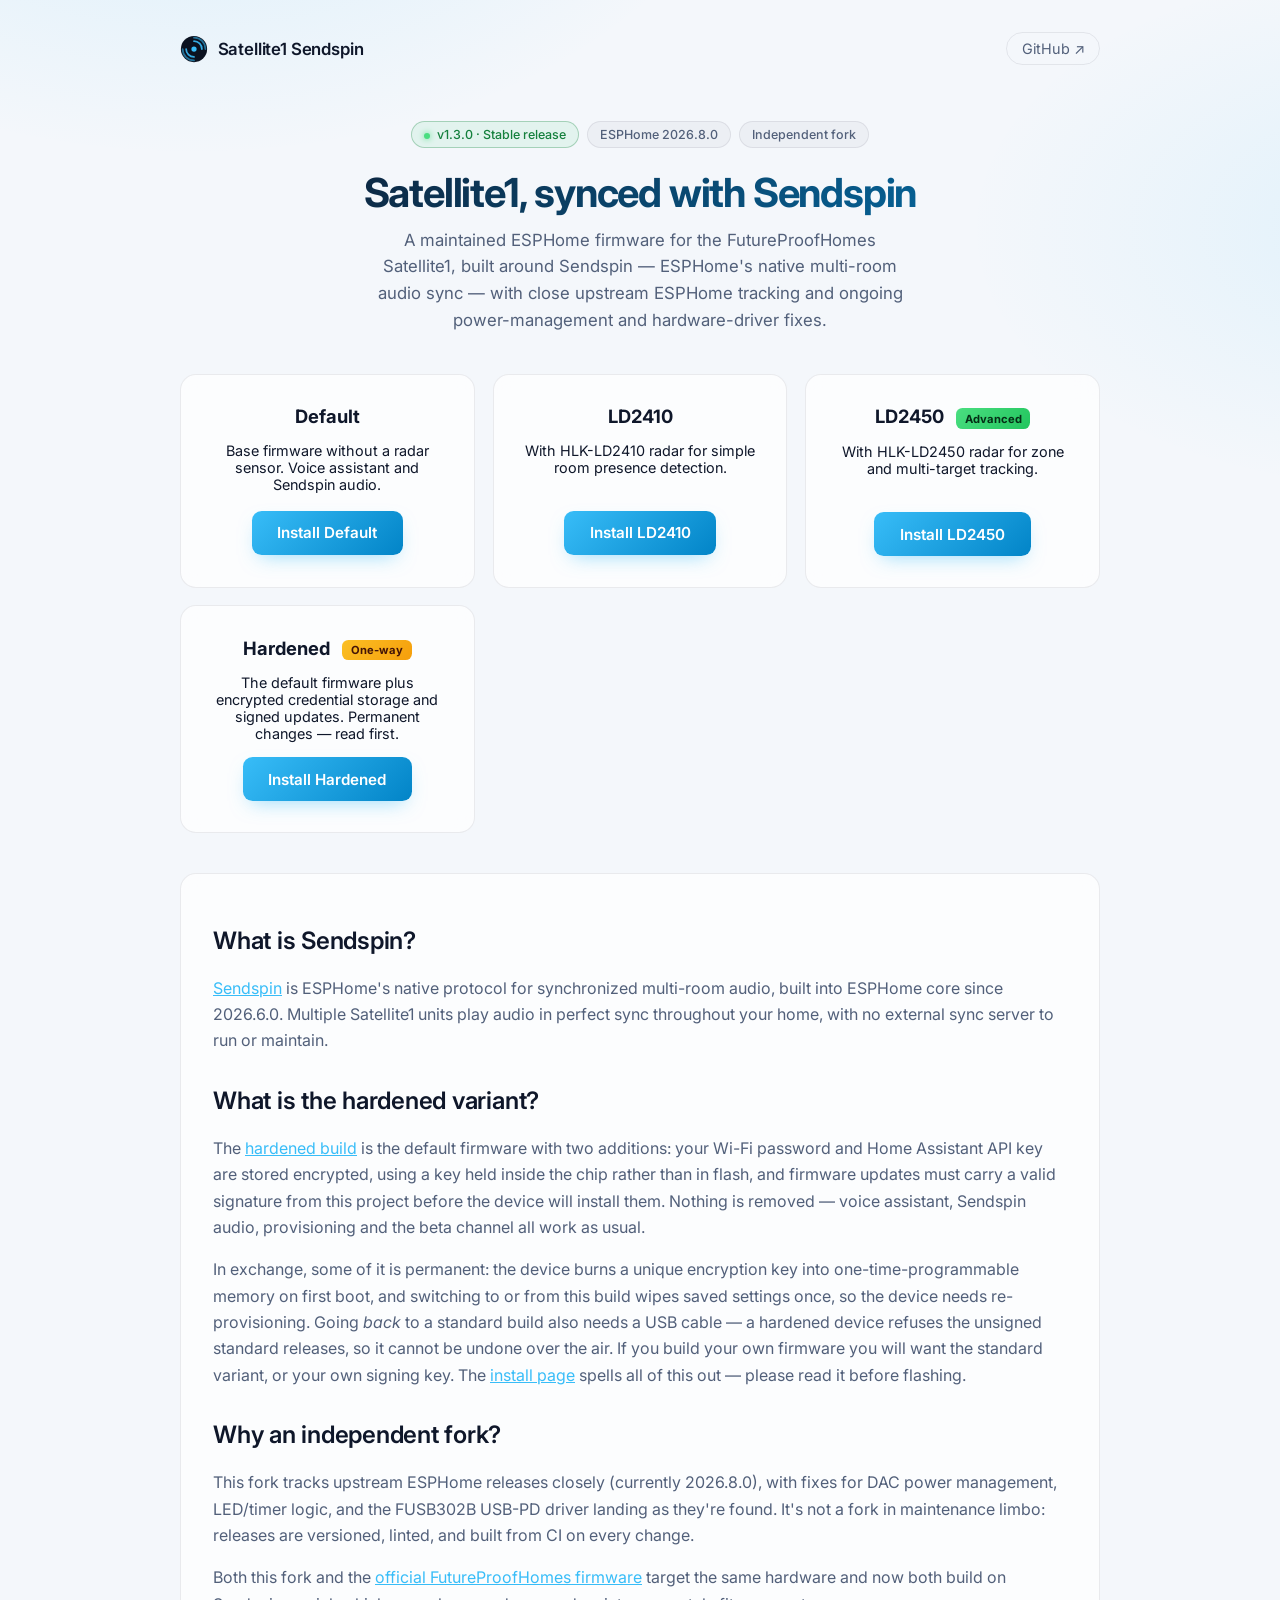
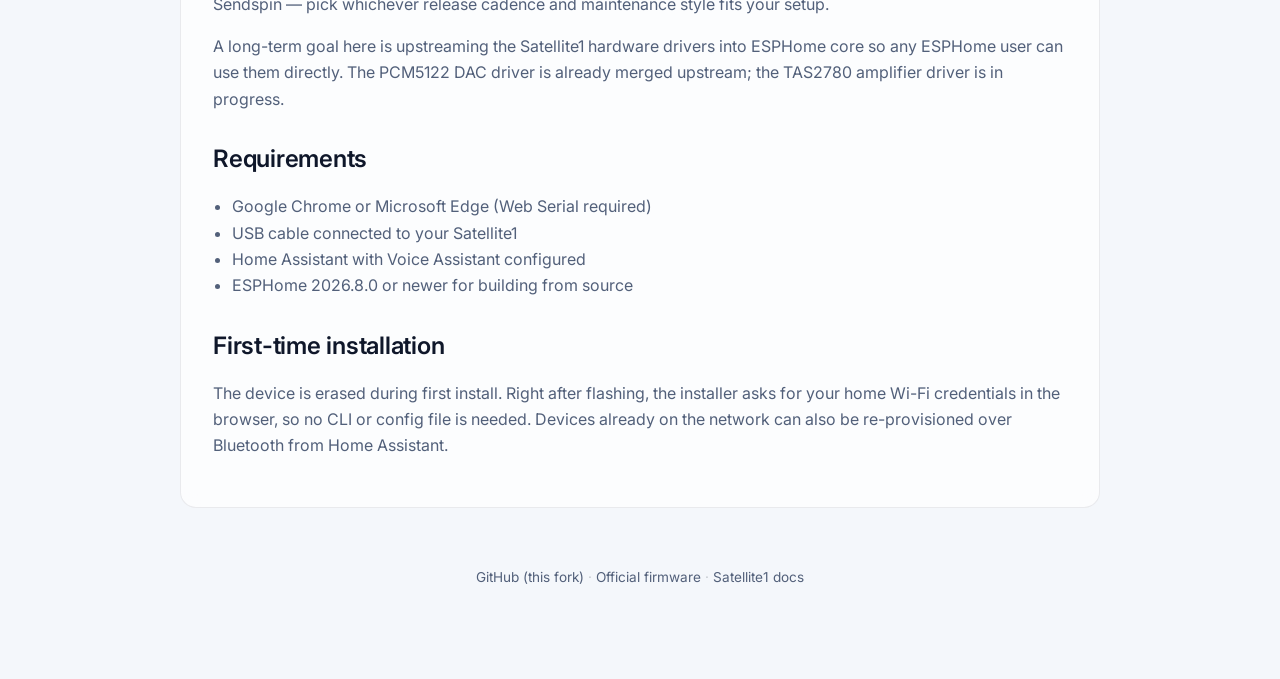
<file: site/index.html>
<!DOCTYPE html>
<html lang="en">
<head>
  <meta charset="UTF-8">
  <meta name="viewport" content="width=device-width, initial-scale=1.0">
  <meta name="theme-color" content="#0a0f1e" media="(prefers-color-scheme: dark)">
  <meta name="theme-color" content="#f4f7fb" media="(prefers-color-scheme: light)">
  <title>Satellite1 Sendspin Firmware — Web Installer</title>
  <meta name="description" content="Install stable ESPHome firmware for the FutureProofHomes Satellite1 with native Sendspin multi-room audio sync, straight from your browser. No CLI required.">
  <link rel="canonical" href="https://remcom.github.io/Satellite1-ESPHome/site/">
  <meta property="og:type" content="website">
  <meta property="og:title" content="Satellite1 Sendspin Firmware — Web Installer">
  <meta property="og:description" content="Install stable ESPHome firmware for the FutureProofHomes Satellite1 with native Sendspin multi-room audio sync, straight from your browser.">
  <meta property="og:url" content="https://remcom.github.io/Satellite1-ESPHome/site/">
  <meta name="twitter:card" content="summary">
  <meta name="twitter:title" content="Satellite1 Sendspin Firmware — Web Installer">
  <meta name="twitter:description" content="Install stable ESPHome firmware for the FutureProofHomes Satellite1 with native Sendspin multi-room audio sync.">
  <link rel="icon" href="assets/icon.svg" type="image/svg+xml">
  <link rel="preconnect" href="https://fonts.googleapis.com">
  <link rel="preconnect" href="https://fonts.gstatic.com" crossorigin>
  <link href="https://fonts.googleapis.com/css2?family=Inter:wght@400;500;600;700&display=swap" rel="stylesheet">
  <link rel="stylesheet" href="assets/style.css">
</head>
<body>
  <div class="wrap">
    <nav class="nav">
      <a href="index.html" class="brand"><img src="assets/icon.svg" alt=""> Satellite1 Sendspin</a>
      <a href="https://github.com/remcom/Satellite1-ESPHome" target="_blank" rel="noopener" class="gh">GitHub ↗</a>
    </nav>

    <header class="hero">
      <div class="badge-row">
        <span class="badge live">v1.3.0 · Stable release</span>
        <span class="badge">ESPHome 2026.8.0</span>
        <span class="badge">Independent fork</span>
      </div>
      <h1>Satellite1, synced with Sendspin</h1>
      <p>A maintained ESPHome firmware for the FutureProofHomes Satellite1, built around Sendspin — ESPHome's native multi-room audio sync — with close upstream ESPHome tracking and ongoing power-management and hardware-driver fixes.</p>
    </header>

    <div class="grid-tiles">
      <div class="tile">
        <h3>Default</h3>
        <p>Base firmware without a radar sensor. Voice assistant and Sendspin audio.</p>
        <a href="default.html" class="btn">Install Default</a>
      </div>

      <div class="tile">
        <h3>LD2410</h3>
        <p>With HLK-LD2410 radar for simple room presence detection.</p>
        <a href="ld2410.html" class="btn">Install LD2410</a>
      </div>

      <div class="tile">
        <h3>LD2450 <span class="tag">Advanced</span></h3>
        <p>With HLK-LD2450 radar for zone and multi-target tracking.</p>
        <a href="ld2450.html" class="btn">Install LD2450</a>
      </div>

      <div class="tile">
        <h3>Hardened <span class="tag warn">One-way</span></h3>
        <p>The default firmware plus encrypted credential storage and signed updates. Permanent changes &mdash; read first.</p>
        <a href="secure.html" class="btn">Install Hardened</a>
      </div>
    </div>

    <div class="card section-card">
      <h2>What is Sendspin?</h2>
      <p>
        <a href="https://github.com/esphome/esphome/pull/12284" target="_blank" rel="noopener">Sendspin</a>
        is ESPHome's native protocol for synchronized multi-room audio, built into ESPHome core since 2026.6.0. Multiple Satellite1 units play audio in perfect sync throughout your home, with no external sync server to run or maintain.
      </p>

      <h2 class="section-gap">What is the hardened variant?</h2>
      <p>
        The <a href="secure.html">hardened build</a> is the default firmware with two additions: your Wi-Fi password and Home Assistant API key are stored encrypted, using a key held inside the chip rather than in flash, and firmware updates must carry a valid signature from this project before the device will install them. Nothing is removed &mdash; voice assistant, Sendspin audio, provisioning and the beta channel all work as usual.
      </p>
      <p>
        In exchange, some of it is permanent: the device burns a unique encryption key into one-time-programmable memory on first boot, and switching to or from this build wipes saved settings once, so the device needs re-provisioning. Going <em>back</em> to a standard build also needs a USB cable — a hardened device refuses the unsigned standard releases, so it cannot be undone over the air. If you build your own firmware you will want the standard variant, or your own signing key. The <a href="secure.html">install page</a> spells all of this out &mdash; please read it before flashing.
      </p>

      <h2 class="section-gap">Why an independent fork?</h2>
      <p>
        This fork tracks upstream ESPHome releases closely (currently 2026.8.0), with fixes for DAC power management, LED/timer logic, and the FUSB302B USB-PD driver landing as they're found. It's not a fork in maintenance limbo: releases are versioned, linted, and built from CI on every change.
      </p>
      <p>Both this fork and the <a href="https://github.com/FutureProofHomes/Satellite1-ESPHome" target="_blank" rel="noopener">official FutureProofHomes firmware</a> target the same hardware and now both build on Sendspin — pick whichever release cadence and maintenance style fits your setup.</p>
      <p>A long-term goal here is upstreaming the Satellite1 hardware drivers into ESPHome core so any ESPHome user can use them directly. The PCM5122 DAC driver is already merged upstream; the TAS2780 amplifier driver is in progress.</p>

      <h2 class="section-gap">Requirements</h2>
      <ul>
        <li>Google Chrome or Microsoft Edge (Web Serial required)</li>
        <li>USB cable connected to your Satellite1</li>
        <li>Home Assistant with Voice Assistant configured</li>
        <li>ESPHome 2026.8.0 or newer for building from source</li>
      </ul>

      <h2 class="section-gap">First-time installation</h2>
      <p>The device is erased during first install. Right after flashing, the installer asks for your home Wi-Fi credentials in the browser, so no CLI or config file is needed. Devices already on the network can also be re-provisioned over Bluetooth from Home Assistant.</p>
    </div>

    <footer>
      <p>
        <a href="https://github.com/remcom/Satellite1-ESPHome" target="_blank" rel="noopener">GitHub (this fork)</a>
        <span class="divider">·</span>
        <a href="https://github.com/FutureProofHomes/Satellite1-ESPHome" target="_blank" rel="noopener">Official firmware</a>
        <span class="divider">·</span>
        <a href="https://docs.futureproofhomes.net" target="_blank" rel="noopener">Satellite1 docs</a>
      </p>
    </footer>
  </div>
</body>
</html>
</file>
<file: site/assets/style.css>
:root {
  --primary: #38bdf8;
  --primary-dark: #0284c7;
  --bg: #0a0f1e;
  --bg-soft: #0f1626;
  --card: rgba(255, 255, 255, 0.04);
  --card-border: rgba(255, 255, 255, 0.08);
  --text: #e7ecf5;
  --text-muted: #93a1b8;
  --heading: #fff;
  --live: #86efac;
  --live-border: rgba(134, 239, 172, 0.3);
  --divider: rgba(255, 255, 255, 0.15);
  --warn: #fbbf24;
}

* {
  box-sizing: border-box;
}

body {
  font-family: 'Inter', system-ui, -apple-system, sans-serif;
  margin: 0;
  color: var(--text);
  background:
    radial-gradient(60rem 40rem at 15% -10%, rgba(56, 189, 248, 0.16), transparent 60%),
    radial-gradient(50rem 30rem at 110% 10%, rgba(56, 189, 248, 0.10), transparent 55%),
    var(--bg);
  min-height: 100vh;
}

.wrap {
  max-width: 60rem;
  margin: 0 auto;
  padding: 1.5rem 1.25rem 4rem;
}

.wrap.narrow {
  max-width: 40rem;
}

/* Nav */
.nav {
  display: flex;
  align-items: center;
  justify-content: space-between;
  padding: 0.5rem 0 2rem;
}

.brand {
  display: flex;
  align-items: center;
  gap: 0.6rem;
  font-weight: 600;
  color: var(--text);
  text-decoration: none;
  font-size: 1.05rem;
  letter-spacing: -0.01em;
}

.brand img {
  width: 28px;
  height: 28px;
}

.nav a.gh {
  color: var(--text-muted);
  text-decoration: none;
  font-size: 0.9rem;
  border: 1px solid var(--card-border);
  padding: 0.45rem 0.9rem;
  border-radius: 999px;
  transition: all 0.15s ease;
}

.nav a.gh:hover {
  color: var(--text);
  border-color: rgba(255, 255, 255, 0.2);
}

.back-link {
  color: var(--text-muted);
  text-decoration: none;
  font-size: 0.9rem;
  display: inline-flex;
  align-items: center;
  gap: 0.4rem;
  margin-bottom: 1.5rem;
  transition: color 0.15s ease;
}

.back-link:hover {
  color: var(--primary);
}

/* Badges */
.badge-row {
  display: flex;
  flex-wrap: wrap;
  gap: 0.5rem;
  justify-content: center;
  margin-bottom: 1.25rem;
}

.badge {
  font-size: 0.78rem;
  font-weight: 500;
  padding: 0.3rem 0.75rem;
  border-radius: 999px;
  border: 1px solid var(--card-border);
  color: var(--text-muted);
  background: rgba(255, 255, 255, 0.03);
}

.badge.live {
  color: var(--live);
  border-color: var(--live-border);
  background: rgba(34, 197, 94, 0.08);
}

.badge.live::before {
  content: '';
  display: inline-block;
  width: 6px;
  height: 6px;
  border-radius: 50%;
  background: #4ade80;
  margin-right: 0.4rem;
  box-shadow: 0 0 6px #4ade80;
}

/* Header */
.hero {
  text-align: center;
  padding: 1.5rem 0 2.5rem;
}

.hero h1 {
  font-size: 2.5rem;
  font-weight: 700;
  letter-spacing: -0.03em;
  margin: 0 0 0.6rem;
  background: linear-gradient(135deg, var(--heading), var(--primary) 120%);
  -webkit-background-clip: text;
  background-clip: text;
  color: transparent;
}

.hero p {
  color: var(--text-muted);
  font-size: 1.05rem;
  max-width: 34rem;
  margin: 0 auto;
  line-height: 1.6;
}

/* Cards */
.card {
  background: var(--card);
  border: 1px solid var(--card-border);
  border-radius: 1rem;
  padding: 2rem;
  -webkit-backdrop-filter: blur(12px);
  backdrop-filter: blur(12px);
}

.card + .card {
  margin-top: 1.25rem;
}

.card h2, .card h3 {
  color: var(--heading);
  font-weight: 600;
  letter-spacing: -0.01em;
}

.card p, .card li {
  color: var(--text-muted);
  line-height: 1.65;
}

.card a {
  color: var(--primary);
}

.grid3 {
  display: grid;
  grid-template-columns: repeat(3, 1fr);
  gap: 1.1rem;
}

@media (max-width: 720px) {
  .grid3 {
    grid-template-columns: 1fr;
  }
  .hero h1 {
    font-size: 2rem;
  }
}

.tile {
  background: var(--card);
  border: 1px solid var(--card-border);
  border-radius: 1rem;
  padding: 1.9rem;
  text-align: center;
  transition: transform 0.18s ease, border-color 0.18s ease, box-shadow 0.18s ease;
}

.tile:hover {
  transform: translateY(-4px);
  border-color: rgba(56, 189, 248, 0.4);
  box-shadow: 0 12px 30px -12px rgba(56, 189, 248, 0.35);
}

.tile h3 {
  margin: 0 0 0.6rem;
  font-size: 1.15rem;
}

.tile p {
  font-size: 0.9rem;
  min-height: 3.4rem;
}

.btn {
  display: inline-block;
  padding: 0.8rem 1.6rem;
  border-radius: 0.6rem;
  font-weight: 600;
  font-size: 0.95rem;
  text-decoration: none;
  color: #fff;
  background: linear-gradient(135deg, var(--primary), var(--primary-dark));
  transition: filter 0.15s ease, transform 0.15s ease;
  box-shadow: 0 8px 20px -8px rgba(56, 189, 248, 0.55);
}

.btn:hover {
  filter: brightness(1.08);
  transform: translateY(-1px);
}

/* Spec grid */
.specs {
  display: grid;
  grid-template-columns: repeat(2, 1fr);
  gap: 0.75rem;
}

.spec {
  background: rgba(56, 189, 248, 0.07);
  border: 1px solid rgba(56, 189, 248, 0.15);
  padding: 0.9rem 1rem;
  border-radius: 0.7rem;
}

.spec .label {
  color: var(--text-muted);
  font-size: 0.8rem;
}

.spec .value {
  font-weight: 600;
  margin-top: 0.15rem;
  color: var(--heading);
}

.note {
  border-left: 3px solid var(--primary);
  background: rgba(56, 189, 248, 0.08);
  padding: 0.9rem 1.1rem;
  border-radius: 0 0.6rem 0.6rem 0;
  margin-top: 1.25rem;
}

.note strong {
  color: var(--heading);
}

.tag {
  display: inline-block;
  background: linear-gradient(135deg, #4ade80, #22c55e);
  color: #052e16;
  font-size: 0.7rem;
  font-weight: 700;
  padding: 0.2rem 0.55rem;
  border-radius: 0.4rem;
  vertical-align: middle;
  margin-left: 0.5rem;
}

/* Install button */
esp-web-install-button button {
  font-size: 1.05rem;
  padding: 0.9rem 2.2rem;
  border-radius: 0.7rem;
  cursor: pointer;
  background: linear-gradient(135deg, var(--primary), var(--primary-dark));
  color: white;
  border: none;
  font-weight: 600;
  font-family: inherit;
  box-shadow: 0 10px 25px -10px rgba(56, 189, 248, 0.6);
  transition: filter 0.15s ease, transform 0.15s ease;
}

esp-web-install-button button:hover {
  filter: brightness(1.08);
  transform: translateY(-1px);
}

footer {
  text-align: center;
  padding: 3rem 0 1rem;
  color: var(--text-muted);
  font-size: 0.85rem;
}

footer a {
  color: var(--text-muted);
  text-decoration: none;
  transition: color 0.15s ease;
}

footer a:hover {
  color: var(--primary);
}

.divider {
  color: var(--divider);
}

.section-card {
  margin-top: 2.5rem;
}

.section-gap {
  margin-top: 2rem;
}

.card.center {
  text-align: center;
}

.unsupported-note {
  display: block;
  margin-top: 1.5rem;
}

ol, ul {
  padding-left: 1.2rem;
}

/* Light mode support */
@media (prefers-color-scheme: light) {
  :root {
    --bg: #f4f7fb;
    --card: rgba(255, 255, 255, 0.7);
    --card-border: rgba(15, 23, 42, 0.08);
    --text: #0f172a;
    --text-muted: #52607a;
    --heading: #0f172a;
    --live: #15803d;
    --live-border: rgba(21, 128, 61, 0.3);
    --divider: rgba(15, 23, 42, 0.2);
  }

  .hero h1 {
    background: linear-gradient(135deg, var(--heading), var(--primary-dark) 120%);
    -webkit-background-clip: text;
    background-clip: text;
  }

  .nav a.gh:hover {
    border-color: rgba(15, 23, 42, 0.25);
  }

  .card, .tile {
    -webkit-backdrop-filter: blur(10px);
    backdrop-filter: blur(10px);
  }

  .badge {
    background: rgba(15, 23, 42, 0.03);
  }
}

/* Auto-fitting tile grid, used where a fourth variant makes a fixed
   three-column layout wrap awkwardly. */
.grid-tiles {
  display: grid;
  grid-template-columns: repeat(auto-fit, minmax(15rem, 1fr));
  gap: 1.1rem;
}

@media (max-width: 720px) {
  .grid-tiles {
    grid-template-columns: 1fr;
  }
}

/* Amber variant of .note, for consequences a reader must not skim past. */
.note.warn {
  border-left-color: var(--warn);
  background: rgba(251, 191, 36, 0.09);
}

.note.warn strong {
  color: var(--warn);
}

.tag.warn {
  background: linear-gradient(135deg, #fbbf24, #f59e0b);
  color: #431407;
}

/* Consequence list: one-way changes, spelled out rather than buried in prose. */
.consequences {
  list-style: none;
  padding: 0;
  margin: 1.25rem 0 0;
}

.consequences li {
  position: relative;
  padding-left: 1.6rem;
  margin-bottom: 0.8rem;
}

.consequences li::before {
  content: "!";
  position: absolute;
  left: 0;
  top: 0.05rem;
  width: 1.1rem;
  height: 1.1rem;
  border-radius: 50%;
  background: rgba(251, 191, 36, 0.18);
  color: var(--warn);
  font-size: 0.75rem;
  font-weight: 700;
  text-align: center;
  line-height: 1.1rem;
}

.consequences li strong {
  color: var(--heading);
}
</file>
